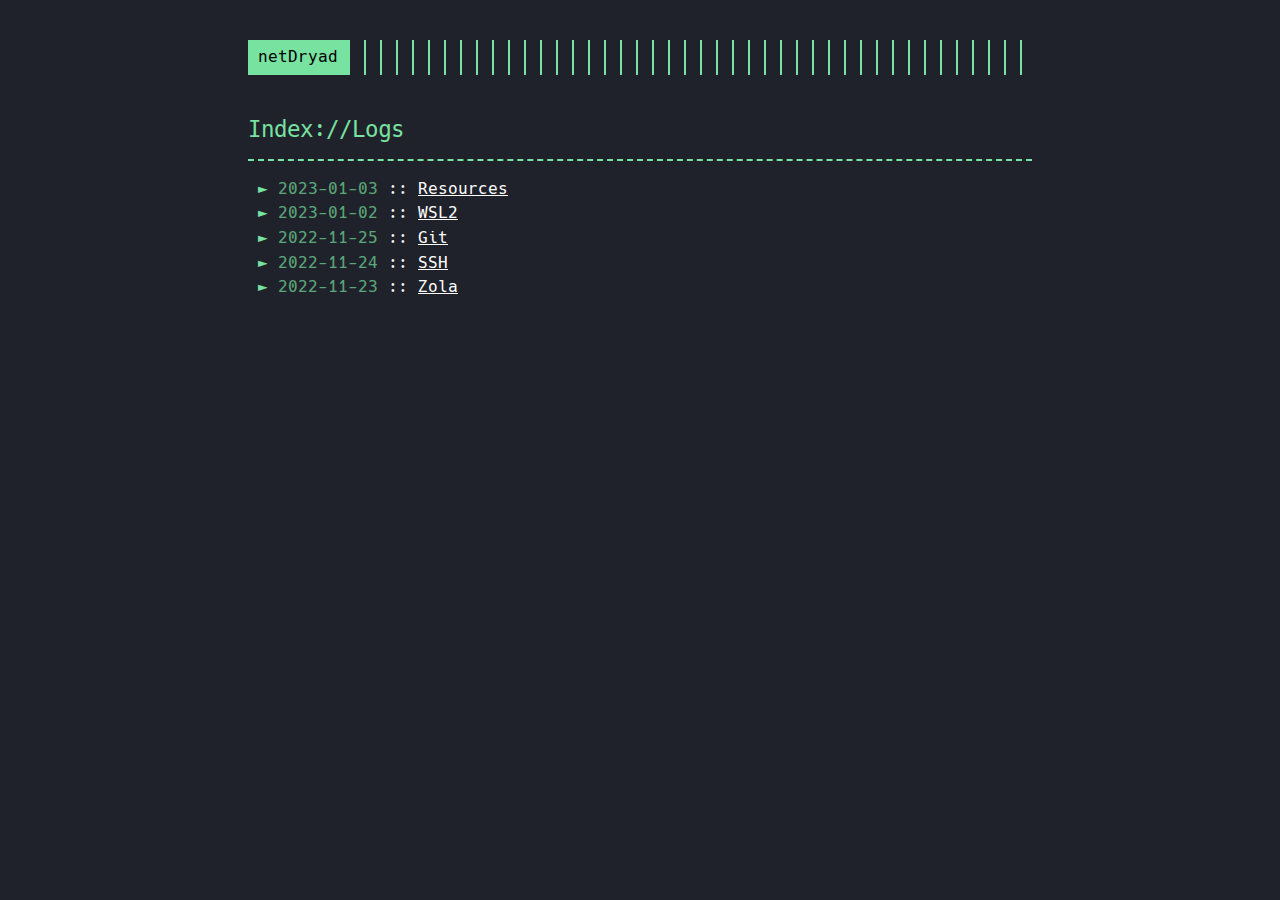
<file: index.html>
<!DOCTYPE html>
<html lang="en">

<head>
    <title>netDryad</title>
    
<meta http-equiv="content-type" content="text/html; charset=utf-8">
<meta name="viewport" content="width=device-width, initial-scale=1.0, maximum-scale=1">
<meta name="robots" content="noodp" />

<link rel="stylesheet" href="https://netDryad.github.io/style.css">
<link rel="apple-touch-icon" sizes="180x180" href="https://netDryad.github.io/apple-touch-icon.png">
<link rel="icon" type="image/png" sizes="32x32" href="https://netDryad.github.io/favicon-32x32.png">
<link rel="icon" type="image/png" sizes="16x16" href="https://netDryad.github.io/favicon-16x16.png">
<link rel="manifest" href="https://netDryad.github.io/site.webmanifest">

    </head>

<body class="">
    <div class="container">
        
        <header class="header">
            <div class="header__inner">
                <div class="header__logo">
                    
                    <a href="https://netDryad.github.io" style="text-decoration: none;">
                        <div class="logo">
                            
                            netDryad
                            
                        </div>
                    </a>
                </div>
            </div>

            
            
            
        </header>
        

        <div class="content">
            
            <div class="post">
                <h1 class="post-title">Index://Logs</h1>

                

                
    <ul><li class="post-list">
            <a href="https://netDryad.github.io/resources/">
                <span class="post-date">2023-01-03</span>
                :: <span class="post-list-title">Resources</span></a>
            
        </li>
    <li class="post-list">
            <a href="https://netDryad.github.io/wsl2/">
                <span class="post-date">2023-01-02</span>
                :: <span class="post-list-title">WSL2</span></a>
            
        </li>
    <li class="post-list">
            <a href="https://netDryad.github.io/git/">
                <span class="post-date">2022-11-25</span>
                :: <span class="post-list-title">Git</span></a>
            
        </li>
    <li class="post-list">
            <a href="https://netDryad.github.io/ssh/">
                <span class="post-date">2022-11-24</span>
                :: <span class="post-list-title">SSH</span></a>
            
        </li>
    <li class="post-list">
            <a href="https://netDryad.github.io/zola/">
                <span class="post-date">2022-11-23</span>
                :: <span class="post-list-title">Zola</span></a>
            
        </li>
    </ul>

            </div>
            
        </div>

        
        

    </div>
    </body>

</html>
</file>
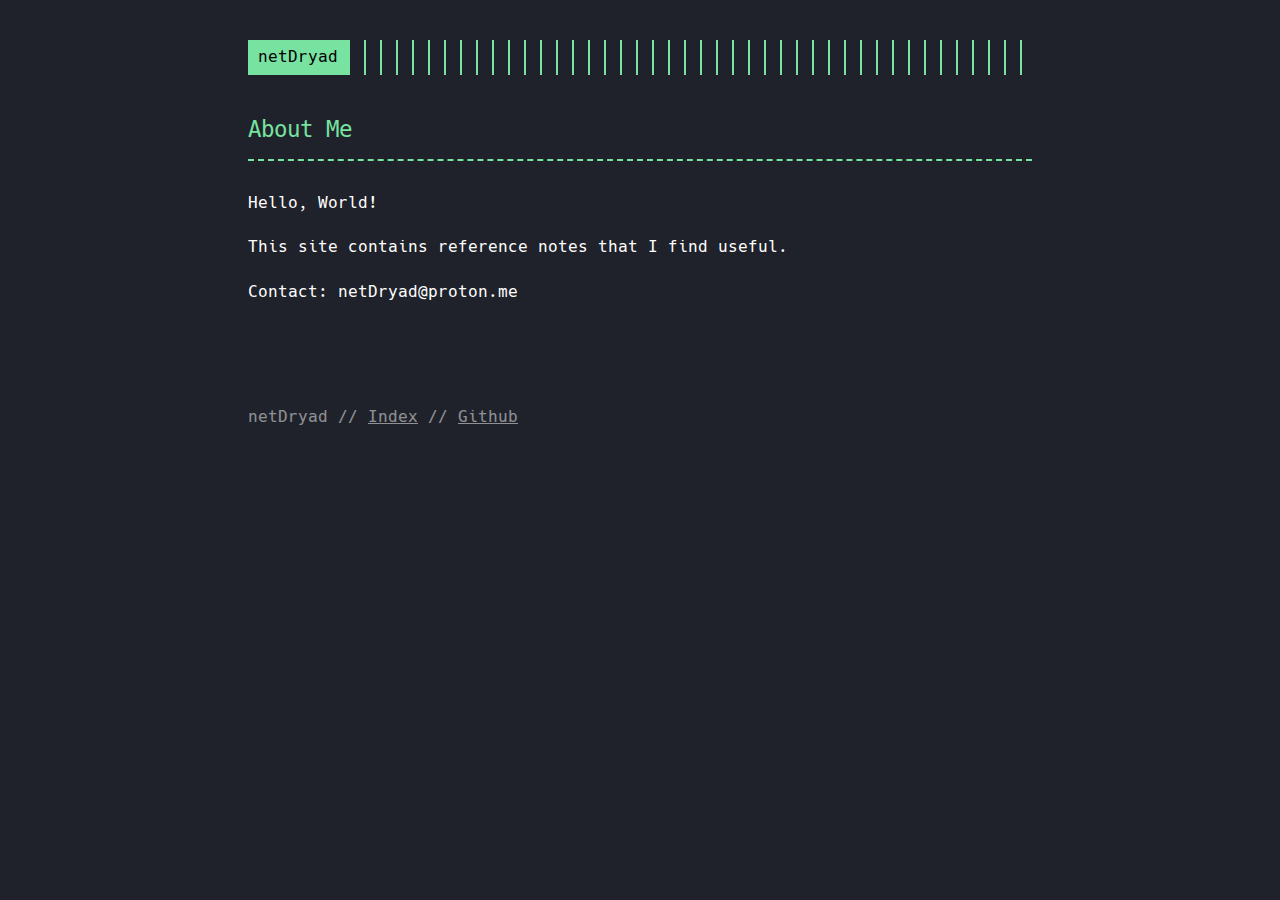
<file: about/index.html>
<!DOCTYPE html>
<html lang="en">

<head>
    <title>netDryad</title>
    
<meta http-equiv="content-type" content="text/html; charset=utf-8">
<meta name="viewport" content="width=device-width, initial-scale=1.0, maximum-scale=1">
<meta name="robots" content="noodp" />

<link rel="stylesheet" href="https://netDryad.github.io/style.css">
<link rel="apple-touch-icon" sizes="180x180" href="https://netDryad.github.io/apple-touch-icon.png">
<link rel="icon" type="image/png" sizes="32x32" href="https://netDryad.github.io/favicon-32x32.png">
<link rel="icon" type="image/png" sizes="16x16" href="https://netDryad.github.io/favicon-16x16.png">
<link rel="manifest" href="https://netDryad.github.io/site.webmanifest">

    </head>

<body class="">
    <div class="container">
        
        <header class="header">
            <div class="header__inner">
                <div class="header__logo">
                    
                    <a href="https://netDryad.github.io" style="text-decoration: none;">
                        <div class="logo">
                            
                            netDryad
                            
                        </div>
                    </a>
                </div>
            </div>

            
            
            
        </header>
        

        <div class="content">
            
<div class="post">
    
    <h1 class="post-title"><a href="https://netDryad.github.io/about/">About Me</a></h1>
    <div class="post-meta-inline">
        
    <span class="post-date"></span>

    </div>

    

    
        <div class="post-content">
            <p>Hello, World!</p>
<p>This site contains reference notes that I find useful.</p>
<p>Contact: netDryad@proton.me</p>

        </div>

</div>

        </div>

        
<footer class="footer">
    <div class="footer__inner">
        <div class="copyright">
            <span> netDryad // <a href="https:&#x2F;&#x2F;netDryad.github.io">Index</a> // <a
                    href="https://github.com/netDryad/">Github</a></span>
            </div>
        </div>
</footer>


    </div>
    </body>

</html>
</file>
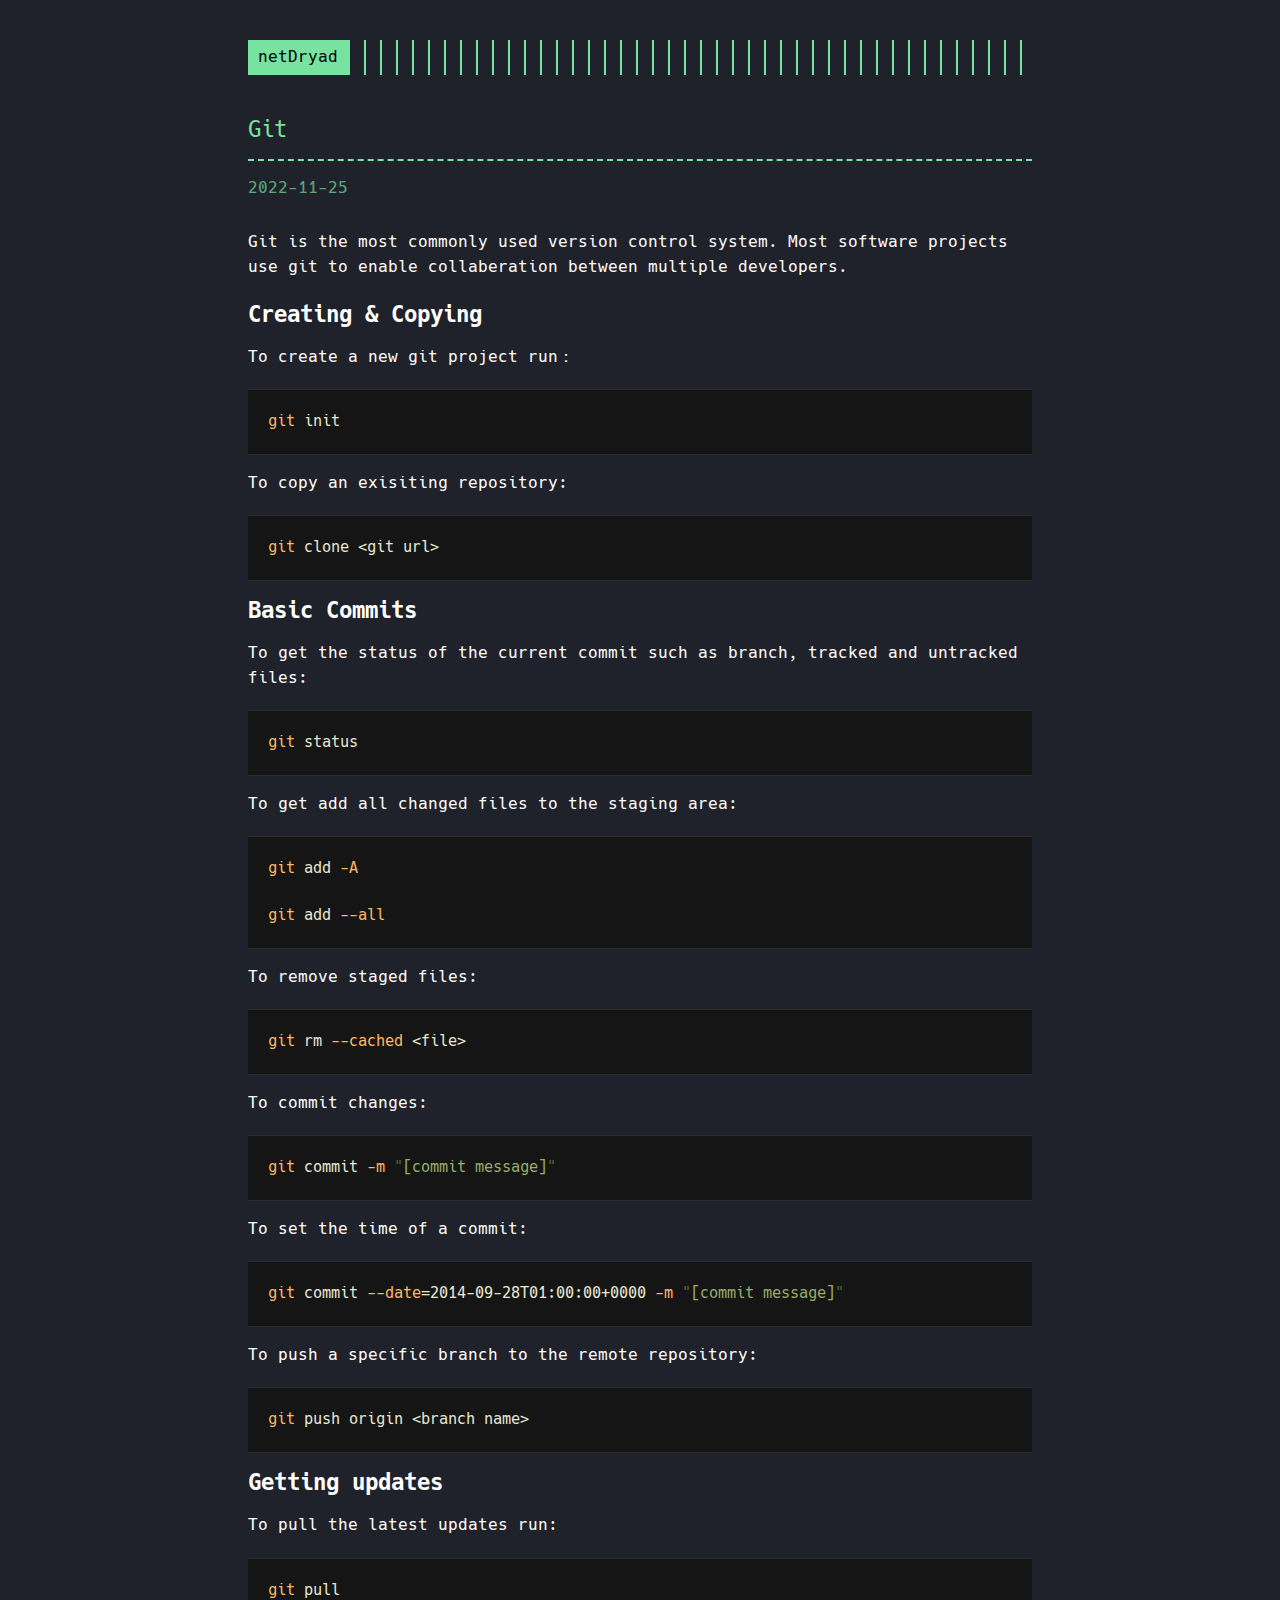
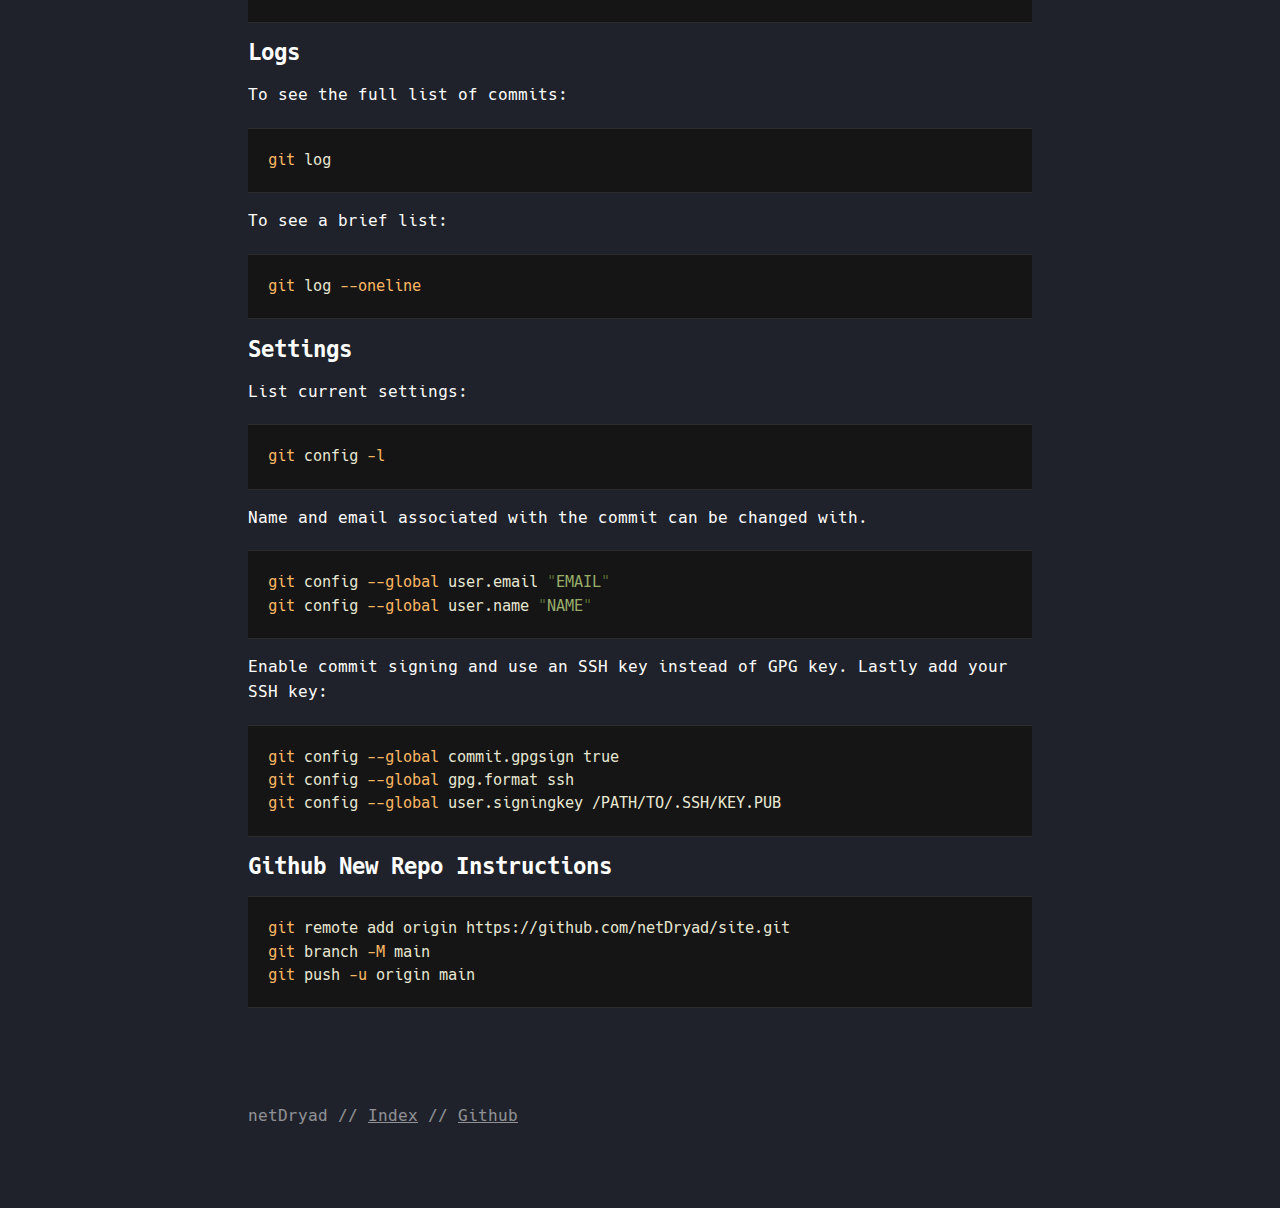
<file: git/index.html>
<!DOCTYPE html>
<html lang="en">

<head>
    <title>netDryad</title>
    
<meta http-equiv="content-type" content="text/html; charset=utf-8">
<meta name="viewport" content="width=device-width, initial-scale=1.0, maximum-scale=1">
<meta name="robots" content="noodp" />

<link rel="stylesheet" href="https://netDryad.github.io/style.css">
<link rel="apple-touch-icon" sizes="180x180" href="https://netDryad.github.io/apple-touch-icon.png">
<link rel="icon" type="image/png" sizes="32x32" href="https://netDryad.github.io/favicon-32x32.png">
<link rel="icon" type="image/png" sizes="16x16" href="https://netDryad.github.io/favicon-16x16.png">
<link rel="manifest" href="https://netDryad.github.io/site.webmanifest">

    </head>

<body class="">
    <div class="container">
        
        <header class="header">
            <div class="header__inner">
                <div class="header__logo">
                    
                    <a href="https://netDryad.github.io" style="text-decoration: none;">
                        <div class="logo">
                            
                            netDryad
                            
                        </div>
                    </a>
                </div>
            </div>

            
            
            
        </header>
        

        <div class="content">
            
<div class="post">
    
    <h1 class="post-title"><a href="https://netDryad.github.io/git/">Git</a></h1>
    <div class="post-meta-inline">
        
    <span class="post-date">
            2022-11-25
        </span>

    </div>

    

    
        <div class="post-content">
            <p>Git is the most commonly used version control system. Most software projects use git to enable collaberation between multiple developers.</p>
<h1 id="creating-copying">Creating &amp; Copying</h1>
<p>To create a new git project run：</p>
<pre data-lang="sh" style="background-color:#151515;color:#e8e8d3;" class="language-sh "><code class="language-sh" data-lang="sh"><span style="color:#ffb964;">git</span><span> init
</span></code></pre>
<p>To copy an exisiting repository:</p>
<pre data-lang="sh" style="background-color:#151515;color:#e8e8d3;" class="language-sh "><code class="language-sh" data-lang="sh"><span style="color:#ffb964;">git</span><span> clone &lt;git url&gt;
</span></code></pre>
<h1 id="basic-commits">Basic Commits</h1>
<p>To get the status of the current commit such as branch, tracked and untracked files:</p>
<pre data-lang="sh" style="background-color:#151515;color:#e8e8d3;" class="language-sh "><code class="language-sh" data-lang="sh"><span style="color:#ffb964;">git</span><span> status
</span></code></pre>
<p>To get add all changed files to the staging area:</p>
<pre data-lang="sh" style="background-color:#151515;color:#e8e8d3;" class="language-sh "><code class="language-sh" data-lang="sh"><span style="color:#ffb964;">git</span><span> add</span><span style="color:#ffb964;"> -A
</span><span>
</span><span style="color:#ffb964;">git</span><span> add</span><span style="color:#ffb964;"> --all
</span></code></pre>
<p>To remove staged files:</p>
<pre data-lang="sh" style="background-color:#151515;color:#e8e8d3;" class="language-sh "><code class="language-sh" data-lang="sh"><span style="color:#ffb964;">git</span><span> rm</span><span style="color:#ffb964;"> --cached </span><span>&lt;file&gt;
</span></code></pre>
<p>To commit changes:</p>
<pre data-lang="sh" style="background-color:#151515;color:#e8e8d3;" class="language-sh "><code class="language-sh" data-lang="sh"><span style="color:#ffb964;">git</span><span> commit</span><span style="color:#ffb964;"> -m </span><span style="color:#556633;">&quot;</span><span style="color:#99ad6a;">[commit message]</span><span style="color:#556633;">&quot;
</span></code></pre>
<p>To set the time of a commit:</p>
<pre data-lang="sh" style="background-color:#151515;color:#e8e8d3;" class="language-sh "><code class="language-sh" data-lang="sh"><span style="color:#ffb964;">git</span><span> commit</span><span style="color:#ffb964;"> --date</span><span>=2014-09-28T01:00:00+0000</span><span style="color:#ffb964;"> -m </span><span style="color:#556633;">&quot;</span><span style="color:#99ad6a;">[commit message]</span><span style="color:#556633;">&quot;
</span></code></pre>
<p>To push a specific branch to the remote repository:</p>
<pre data-lang="sh" style="background-color:#151515;color:#e8e8d3;" class="language-sh "><code class="language-sh" data-lang="sh"><span style="color:#ffb964;">git</span><span> push origin &lt;branch name&gt;
</span></code></pre>
<h1 id="getting-updates">Getting updates</h1>
<p>To pull the latest updates run:</p>
<pre data-lang="sh" style="background-color:#151515;color:#e8e8d3;" class="language-sh "><code class="language-sh" data-lang="sh"><span style="color:#ffb964;">git</span><span> pull
</span></code></pre>
<h1 id="logs">Logs</h1>
<p>To see the full list of commits:</p>
<pre data-lang="sh" style="background-color:#151515;color:#e8e8d3;" class="language-sh "><code class="language-sh" data-lang="sh"><span style="color:#ffb964;">git</span><span> log
</span></code></pre>
<p>To see a brief list:</p>
<pre data-lang="sh" style="background-color:#151515;color:#e8e8d3;" class="language-sh "><code class="language-sh" data-lang="sh"><span style="color:#ffb964;">git</span><span> log</span><span style="color:#ffb964;"> --oneline
</span></code></pre>
<h1 id="settings">Settings</h1>
<p>List current settings:</p>
<pre data-lang="sh" style="background-color:#151515;color:#e8e8d3;" class="language-sh "><code class="language-sh" data-lang="sh"><span style="color:#ffb964;">git</span><span> config</span><span style="color:#ffb964;"> -l
</span></code></pre>
<p>Name and email associated with the commit can be changed with.</p>
<pre data-lang="sh" style="background-color:#151515;color:#e8e8d3;" class="language-sh "><code class="language-sh" data-lang="sh"><span style="color:#ffb964;">git</span><span> config</span><span style="color:#ffb964;"> --global</span><span> user.email </span><span style="color:#556633;">&quot;</span><span style="color:#99ad6a;">EMAIL</span><span style="color:#556633;">&quot;
</span><span style="color:#ffb964;">git</span><span> config</span><span style="color:#ffb964;"> --global</span><span> user.name </span><span style="color:#556633;">&quot;</span><span style="color:#99ad6a;">NAME</span><span style="color:#556633;">&quot;
</span></code></pre>
<p>Enable commit signing and use an SSH key instead of GPG key. Lastly add your SSH key:</p>
<pre data-lang="sh" style="background-color:#151515;color:#e8e8d3;" class="language-sh "><code class="language-sh" data-lang="sh"><span style="color:#ffb964;">git</span><span> config</span><span style="color:#ffb964;"> --global</span><span> commit.gpgsign true
</span><span style="color:#ffb964;">git</span><span> config</span><span style="color:#ffb964;"> --global</span><span> gpg.format ssh
</span><span style="color:#ffb964;">git</span><span> config</span><span style="color:#ffb964;"> --global</span><span> user.signingkey /PATH/TO/.SSH/KEY.PUB
</span></code></pre>
<h1 id="github-new-repo-instructions">Github New Repo Instructions</h1>
<pre data-lang="sh" style="background-color:#151515;color:#e8e8d3;" class="language-sh "><code class="language-sh" data-lang="sh"><span style="color:#ffb964;">git</span><span> remote add origin https://github.com/netDryad/site.git
</span><span style="color:#ffb964;">git</span><span> branch</span><span style="color:#ffb964;"> -M</span><span> main
</span><span style="color:#ffb964;">git</span><span> push</span><span style="color:#ffb964;"> -u</span><span> origin main
</span></code></pre>

        </div>

</div>

        </div>

        
<footer class="footer">
    <div class="footer__inner">
        <div class="copyright">
            <span> netDryad // <a href="https:&#x2F;&#x2F;netDryad.github.io">Index</a> // <a
                    href="https://github.com/netDryad/">Github</a></span>
            </div>
        </div>
</footer>


    </div>
    </body>

</html>
</file>
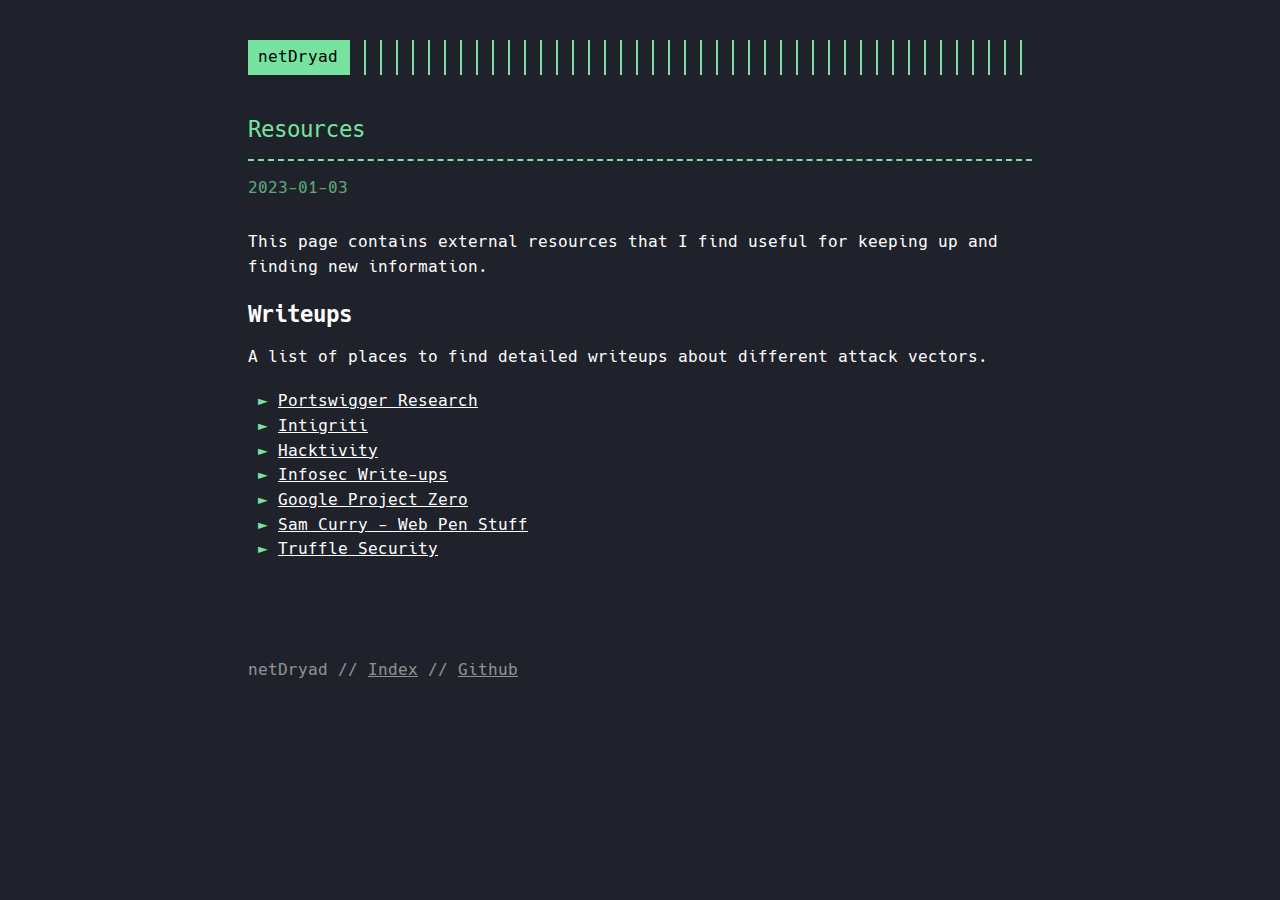
<file: resources/index.html>
<!DOCTYPE html>
<html lang="en">

<head>
    <title>netDryad</title>
    
<meta http-equiv="content-type" content="text/html; charset=utf-8">
<meta name="viewport" content="width=device-width, initial-scale=1.0, maximum-scale=1">
<meta name="robots" content="noodp" />

<link rel="stylesheet" href="https://netDryad.github.io/style.css">
<link rel="apple-touch-icon" sizes="180x180" href="https://netDryad.github.io/apple-touch-icon.png">
<link rel="icon" type="image/png" sizes="32x32" href="https://netDryad.github.io/favicon-32x32.png">
<link rel="icon" type="image/png" sizes="16x16" href="https://netDryad.github.io/favicon-16x16.png">
<link rel="manifest" href="https://netDryad.github.io/site.webmanifest">

    </head>

<body class="">
    <div class="container">
        
        <header class="header">
            <div class="header__inner">
                <div class="header__logo">
                    
                    <a href="https://netDryad.github.io" style="text-decoration: none;">
                        <div class="logo">
                            
                            netDryad
                            
                        </div>
                    </a>
                </div>
            </div>

            
            
            
        </header>
        

        <div class="content">
            
<div class="post">
    
    <h1 class="post-title"><a href="https://netDryad.github.io/resources/">Resources</a></h1>
    <div class="post-meta-inline">
        
    <span class="post-date">
            2023-01-03
        </span>

    </div>

    

    
        <div class="post-content">
            <p>This page contains external resources that I find useful for keeping up and finding new information.</p>
<h1 id="writeups">Writeups</h1>
<p>A list of places to find detailed writeups about different attack vectors.</p>
<ul>
<li><a href="https://portswigger.net/research">Portswigger Research</a></li>
<li><a href="https://blog.intigriti.com/">Intigriti</a></li>
<li><a href="https://hackerone.com/hacktivity">Hacktivity</a></li>
<li><a href="https://infosecwriteups.com">Infosec Write-ups</a></li>
<li><a href="https://googleprojectzero.blogspot.com/">Google Project Zero</a></li>
<li><a href="https://samcurry.net/blog/">Sam Curry - Web Pen Stuff</a></li>
<li><a href="https://trufflesecurity.com/blog/index.html">Truffle Security</a></li>
</ul>

        </div>

</div>

        </div>

        
<footer class="footer">
    <div class="footer__inner">
        <div class="copyright">
            <span> netDryad // <a href="https:&#x2F;&#x2F;netDryad.github.io">Index</a> // <a
                    href="https://github.com/netDryad/">Github</a></span>
            </div>
        </div>
</footer>


    </div>
    </body>

</html>
</file>
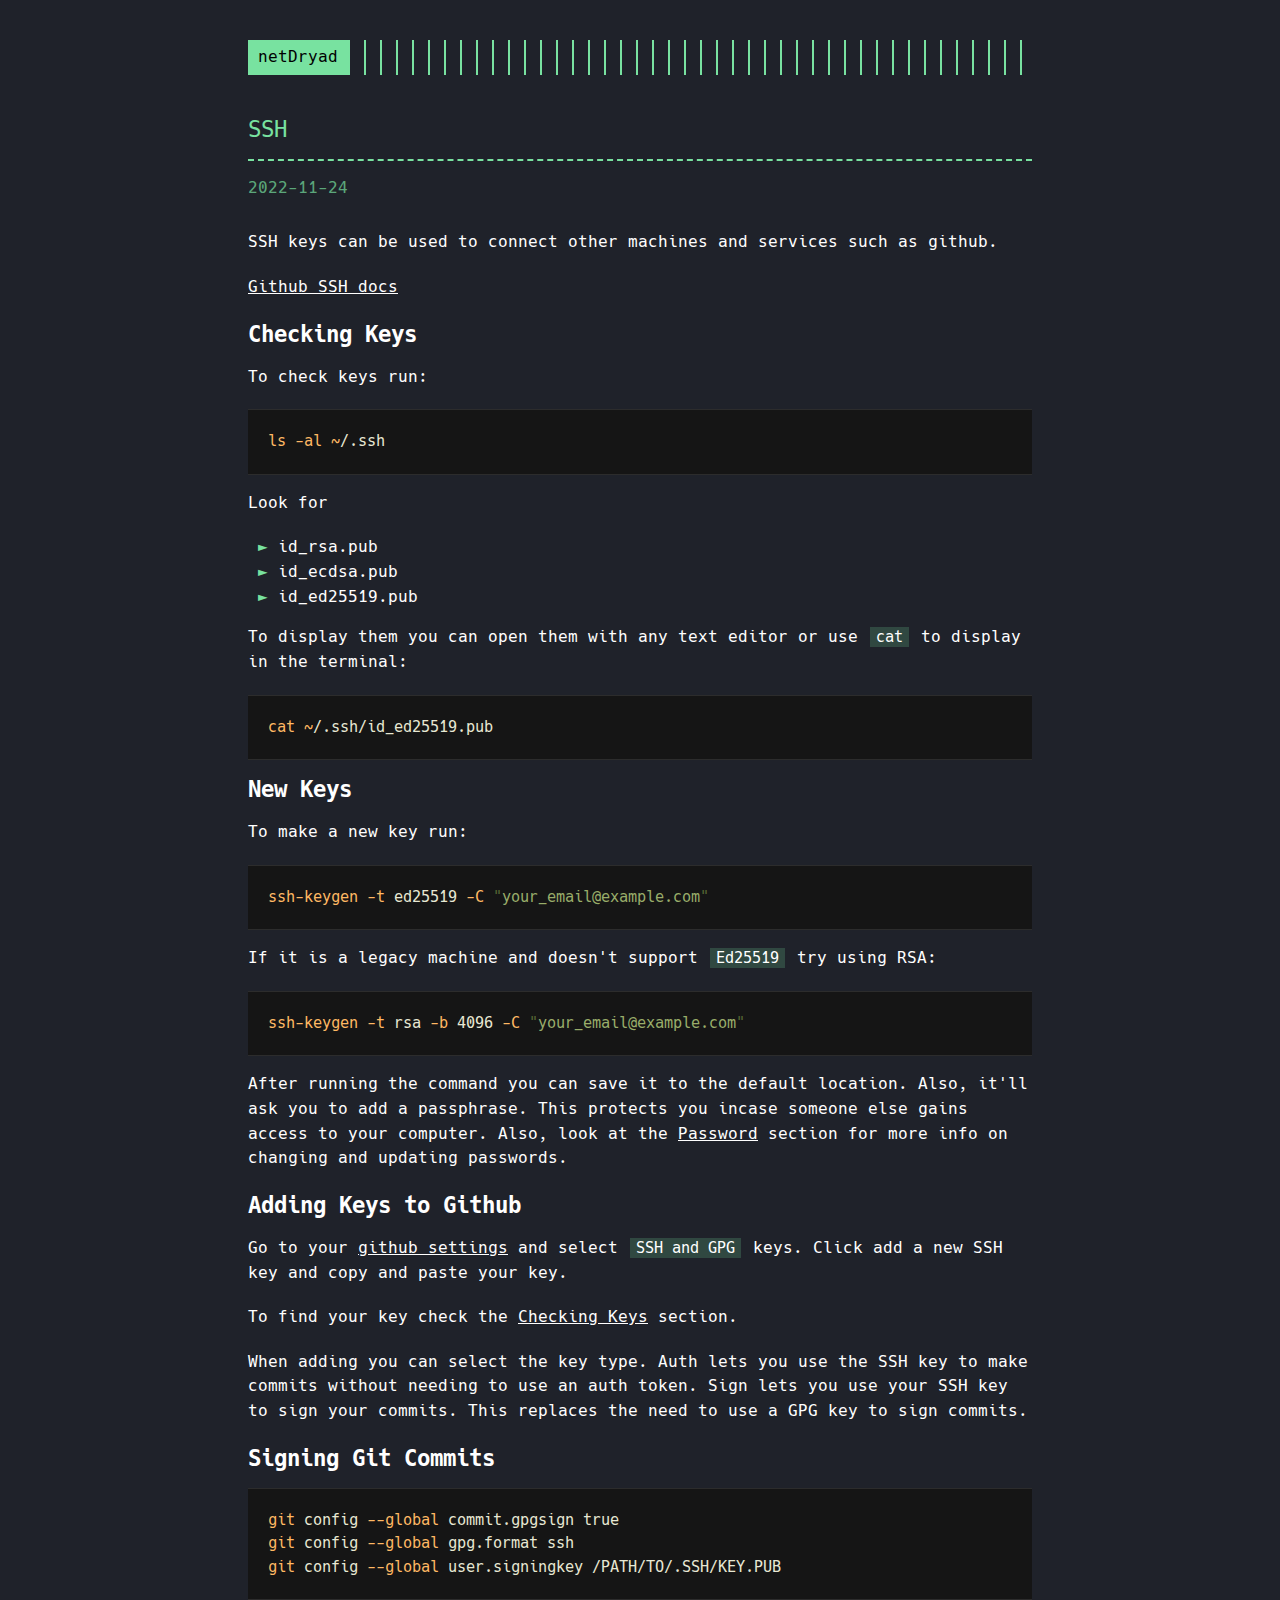
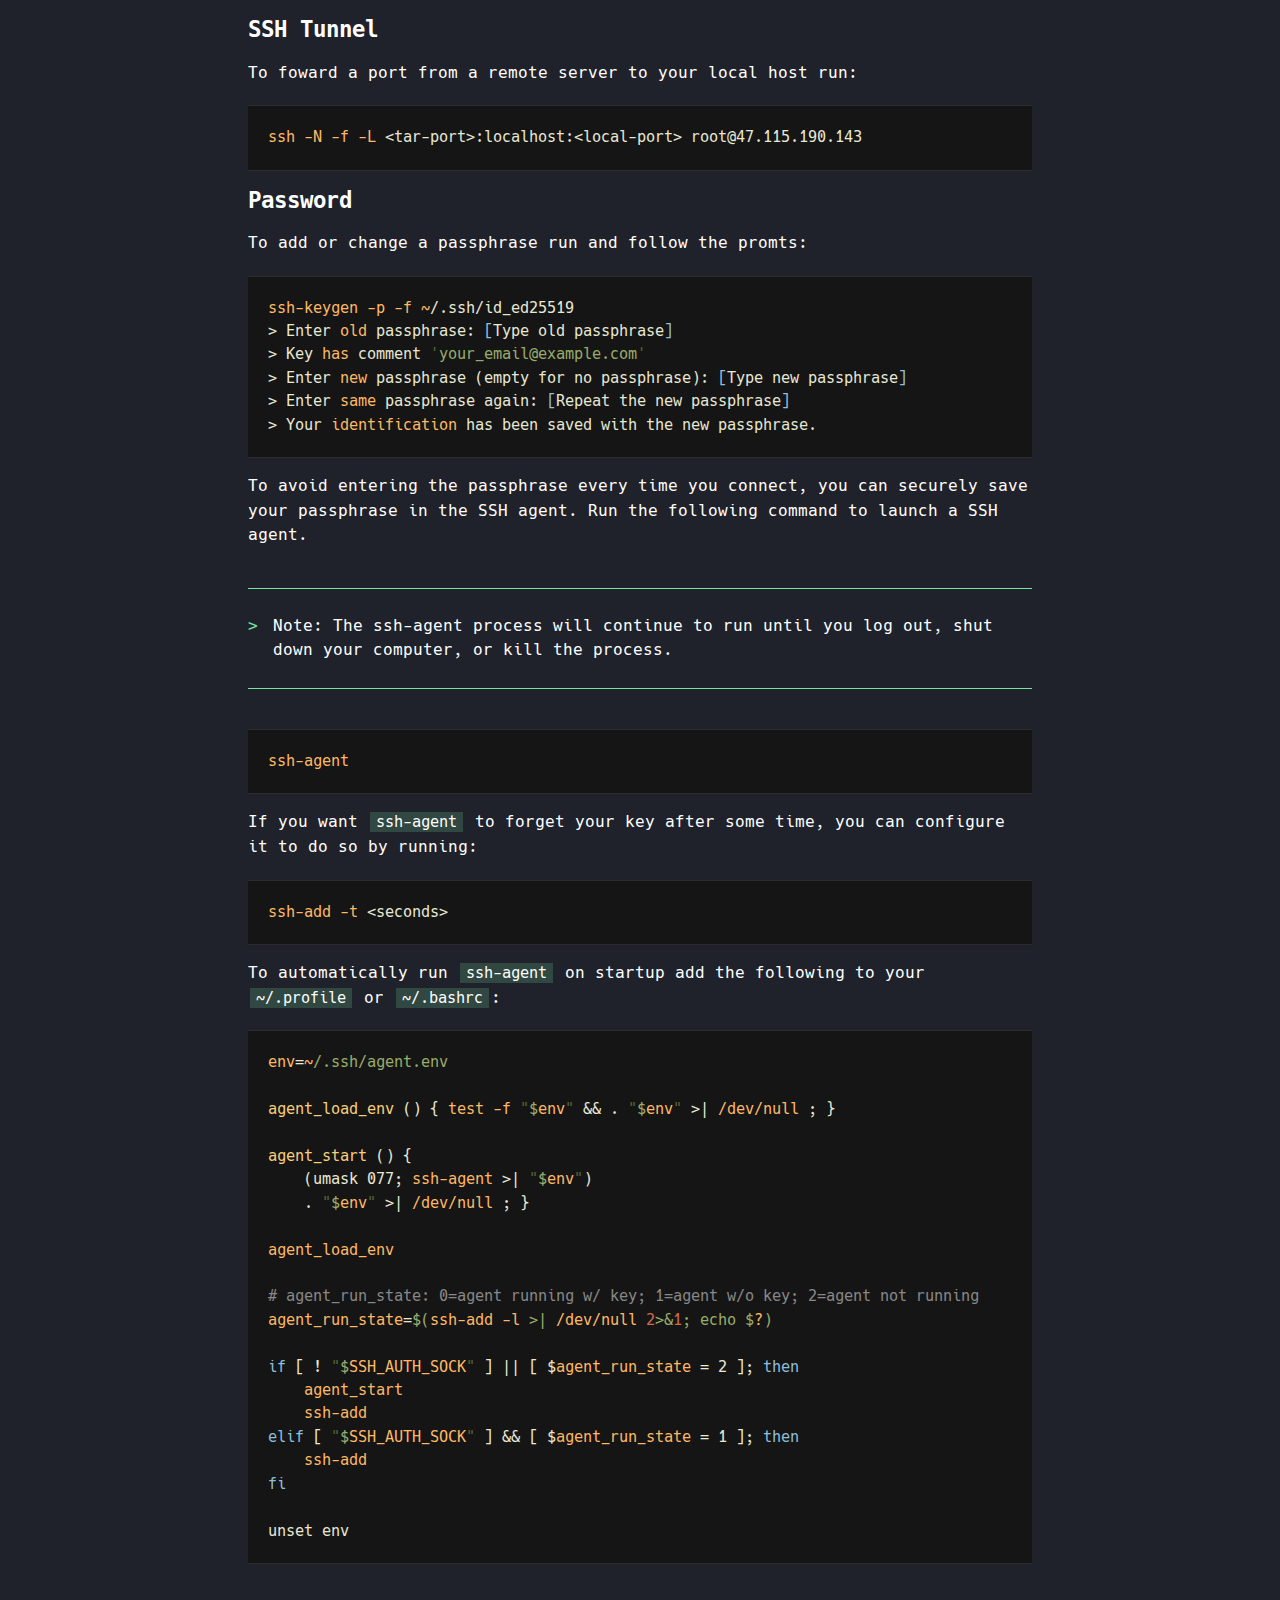
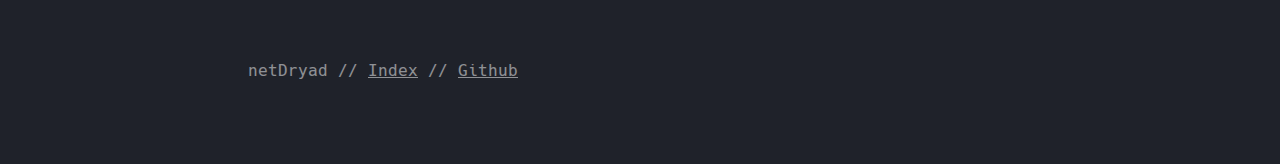
<file: ssh/index.html>
<!DOCTYPE html>
<html lang="en">

<head>
    <title>netDryad</title>
    
<meta http-equiv="content-type" content="text/html; charset=utf-8">
<meta name="viewport" content="width=device-width, initial-scale=1.0, maximum-scale=1">
<meta name="robots" content="noodp" />

<link rel="stylesheet" href="https://netDryad.github.io/style.css">
<link rel="apple-touch-icon" sizes="180x180" href="https://netDryad.github.io/apple-touch-icon.png">
<link rel="icon" type="image/png" sizes="32x32" href="https://netDryad.github.io/favicon-32x32.png">
<link rel="icon" type="image/png" sizes="16x16" href="https://netDryad.github.io/favicon-16x16.png">
<link rel="manifest" href="https://netDryad.github.io/site.webmanifest">

    </head>

<body class="">
    <div class="container">
        
        <header class="header">
            <div class="header__inner">
                <div class="header__logo">
                    
                    <a href="https://netDryad.github.io" style="text-decoration: none;">
                        <div class="logo">
                            
                            netDryad
                            
                        </div>
                    </a>
                </div>
            </div>

            
            
            
        </header>
        

        <div class="content">
            
<div class="post">
    
    <h1 class="post-title"><a href="https://netDryad.github.io/ssh/">SSH</a></h1>
    <div class="post-meta-inline">
        
    <span class="post-date">
            2022-11-24
        </span>

    </div>

    

    
        <div class="post-content">
            <p>SSH keys can be used to connect other machines and services such as github.</p>
<p><a href="https://docs.github.com/en/authentication/connecting-to-github-with-ssh">Github SSH docs</a></p>
<h1 id="checking-keys">Checking Keys</h1>
<p>To check keys run:</p>
<pre data-lang="sh" style="background-color:#151515;color:#e8e8d3;" class="language-sh "><code class="language-sh" data-lang="sh"><span style="color:#ffb964;">ls -al ~</span><span>/.ssh
</span></code></pre>
<p>Look for </p>
<ul>
<li>id_rsa.pub</li>
<li>id_ecdsa.pub</li>
<li>id_ed25519.pub</li>
</ul>
<p>To display them you can open them with any text editor or use <code>cat</code> to display in the terminal:</p>
<pre data-lang="sh" style="background-color:#151515;color:#e8e8d3;" class="language-sh "><code class="language-sh" data-lang="sh"><span style="color:#ffb964;">cat ~</span><span>/.ssh/id_ed25519.pub
</span></code></pre>
<h1 id="new-keys">New Keys</h1>
<p>To make a new key run:</p>
<pre data-lang="sh" style="background-color:#151515;color:#e8e8d3;" class="language-sh "><code class="language-sh" data-lang="sh"><span style="color:#ffb964;">ssh-keygen -t</span><span> ed25519</span><span style="color:#ffb964;"> -C </span><span style="color:#556633;">&quot;</span><span style="color:#99ad6a;">your_email@example.com</span><span style="color:#556633;">&quot;
</span></code></pre>
<p>If it is a legacy machine and doesn't support <code>Ed25519</code> try using RSA:</p>
<pre data-lang="sh" style="background-color:#151515;color:#e8e8d3;" class="language-sh "><code class="language-sh" data-lang="sh"><span style="color:#ffb964;">ssh-keygen -t</span><span> rsa</span><span style="color:#ffb964;"> -b</span><span> 4096</span><span style="color:#ffb964;"> -C </span><span style="color:#556633;">&quot;</span><span style="color:#99ad6a;">your_email@example.com</span><span style="color:#556633;">&quot;
</span></code></pre>
<p>After running the command you can save it to the default location. Also, it'll ask you to add a passphrase. This protects you incase someone else gains access to your computer. Also, look at the <a href="https://netDryad.github.io/ssh/#password">Password</a> section for more info on changing and updating passwords.</p>
<h1 id="adding-keys-to-github">Adding Keys to Github</h1>
<p>Go to your <a href="https://github.com/settings/keys">github settings</a> and select <code>SSH and GPG</code> keys. Click add a new SSH key and copy and paste your key.</p>
<p>To find your key check the <a href="https://netDryad.github.io/ssh/#checking-keys">Checking Keys</a> section.</p>
<p>When adding you can select the key type. Auth lets you use the SSH key to make commits without needing to use an auth token. Sign lets you use your SSH key to sign your commits. This replaces the need to use a GPG key to sign commits.</p>
<h1 id="signing-git-commits">Signing Git Commits</h1>
<pre data-lang="sh" style="background-color:#151515;color:#e8e8d3;" class="language-sh "><code class="language-sh" data-lang="sh"><span style="color:#ffb964;">git</span><span> config</span><span style="color:#ffb964;"> --global</span><span> commit.gpgsign true
</span><span style="color:#ffb964;">git</span><span> config</span><span style="color:#ffb964;"> --global</span><span> gpg.format ssh
</span><span style="color:#ffb964;">git</span><span> config</span><span style="color:#ffb964;"> --global</span><span> user.signingkey /PATH/TO/.SSH/KEY.PUB
</span></code></pre>
<h1 id="ssh-tunnel">SSH Tunnel</h1>
<p>To foward a port from a remote server to your local host run: </p>
<pre data-lang="sh" style="background-color:#151515;color:#e8e8d3;" class="language-sh "><code class="language-sh" data-lang="sh"><span style="color:#ffb964;">ssh -N -f -L </span><span>&lt;tar-port&gt;:localhost:&lt;local-port&gt; root@47.115.190.143 
</span></code></pre>
<h1 id="password">Password</h1>
<p>To add or change a passphrase run and follow the promts:</p>
<pre data-lang="sh" style="background-color:#151515;color:#e8e8d3;" class="language-sh "><code class="language-sh" data-lang="sh"><span style="color:#ffb964;">ssh-keygen -p -f ~</span><span>/.ssh/id_ed25519
</span><span>&gt; Enter </span><span style="color:#ffb964;">old</span><span> passphrase: </span><span style="color:#8fbfdc;">[</span><span>Type old passphrase</span><span style="color:#8fbfdc;">]
</span><span>&gt; Key </span><span style="color:#ffb964;">has</span><span> comment </span><span style="color:#556633;">&#39;</span><span style="color:#99ad6a;">your_email@example.com</span><span style="color:#556633;">&#39;
</span><span>&gt; Enter </span><span style="color:#ffb964;">new</span><span> passphrase (empty for no passphrase): </span><span style="color:#8fbfdc;">[</span><span>Type new passphrase</span><span style="color:#8fbfdc;">]
</span><span>&gt; Enter </span><span style="color:#ffb964;">same</span><span> passphrase again: </span><span style="color:#8fbfdc;">[</span><span>Repeat the new passphrase</span><span style="color:#8fbfdc;">]
</span><span>&gt; Your </span><span style="color:#ffb964;">identification</span><span> has been saved with the new passphrase.
</span></code></pre>
<p>To avoid entering the passphrase every time you connect, you can securely save your passphrase in the SSH agent. Run the following command to launch a SSH agent. </p>
<blockquote>
<p>Note: The ssh-agent process will continue to run until you log out, shut down your computer, or kill the process.</p>
</blockquote>
<pre data-lang="sh" style="background-color:#151515;color:#e8e8d3;" class="language-sh "><code class="language-sh" data-lang="sh"><span style="color:#ffb964;">ssh-agent
</span></code></pre>
<p>If you want <code>ssh-agent</code> to forget your key after some time, you can configure it to do so by running:</p>
<pre data-lang="sh" style="background-color:#151515;color:#e8e8d3;" class="language-sh "><code class="language-sh" data-lang="sh"><span style="color:#ffb964;">ssh-add -t </span><span>&lt;seconds&gt;
</span></code></pre>
<p>To automatically run <code>ssh-agent</code> on startup add the following to your <code>~/.profile</code> or <code>~/.bashrc</code>:</p>
<pre data-lang="sh" style="background-color:#151515;color:#e8e8d3;" class="language-sh "><code class="language-sh" data-lang="sh"><span style="color:#ffb964;">env</span><span>=</span><span style="color:#ffb964;">~</span><span style="color:#99ad6a;">/.ssh/agent.env
</span><span>
</span><span style="color:#fad07a;">agent_load_env </span><span>() { </span><span style="color:#ffb964;">test -f </span><span style="color:#556633;">&quot;</span><span style="color:#99ad6a;">$</span><span style="color:#ffb964;">env</span><span style="color:#556633;">&quot; </span><span>&amp;&amp; . </span><span style="color:#556633;">&quot;</span><span style="color:#99ad6a;">$</span><span style="color:#ffb964;">env</span><span style="color:#556633;">&quot; </span><span>&gt;| </span><span style="color:#ffb964;">/dev/null </span><span>; }
</span><span>
</span><span style="color:#fad07a;">agent_start </span><span>() {
</span><span>    (umask 077; </span><span style="color:#ffb964;">ssh-agent </span><span>&gt;| </span><span style="color:#556633;">&quot;</span><span style="color:#99ad6a;">$</span><span style="color:#ffb964;">env</span><span style="color:#556633;">&quot;</span><span>)
</span><span>    . </span><span style="color:#556633;">&quot;</span><span style="color:#99ad6a;">$</span><span style="color:#ffb964;">env</span><span style="color:#556633;">&quot; </span><span>&gt;| </span><span style="color:#ffb964;">/dev/null </span><span>; }
</span><span>
</span><span style="color:#ffb964;">agent_load_env
</span><span>
</span><span style="color:#888888;"># agent_run_state: 0=agent running w/ key; 1=agent w/o key; 2=agent not running
</span><span style="color:#ffb964;">agent_run_state</span><span>=</span><span style="color:#99ad6a;">$(</span><span style="color:#ffb964;">ssh-add -l </span><span style="color:#99ad6a;">&gt;| </span><span style="color:#ffb964;">/dev/null </span><span style="color:#cf6a4c;">2</span><span style="color:#99ad6a;">&gt;&amp;</span><span style="color:#cf6a4c;">1</span><span style="color:#99ad6a;">; echo $</span><span style="color:#ffb964;">?</span><span style="color:#99ad6a;">)
</span><span>
</span><span style="color:#8fbfdc;">if </span><span>[ ! </span><span style="color:#556633;">&quot;</span><span style="color:#99ad6a;">$</span><span style="color:#ffb964;">SSH_AUTH_SOCK</span><span style="color:#556633;">&quot; </span><span>] || [ $</span><span style="color:#ffb964;">agent_run_state </span><span>= 2 ]; </span><span style="color:#8fbfdc;">then
</span><span>    </span><span style="color:#ffb964;">agent_start
</span><span>    </span><span style="color:#ffb964;">ssh-add
</span><span style="color:#8fbfdc;">elif </span><span>[ </span><span style="color:#556633;">&quot;</span><span style="color:#99ad6a;">$</span><span style="color:#ffb964;">SSH_AUTH_SOCK</span><span style="color:#556633;">&quot; </span><span>] &amp;&amp; [ $</span><span style="color:#ffb964;">agent_run_state </span><span>= 1 ]; </span><span style="color:#8fbfdc;">then
</span><span>    </span><span style="color:#ffb964;">ssh-add
</span><span style="color:#8fbfdc;">fi
</span><span>
</span><span>unset env
</span></code></pre>

        </div>

</div>

        </div>

        
<footer class="footer">
    <div class="footer__inner">
        <div class="copyright">
            <span> netDryad // <a href="https:&#x2F;&#x2F;netDryad.github.io">Index</a> // <a
                    href="https://github.com/netDryad/">Github</a></span>
            </div>
        </div>
</footer>


    </div>
    </body>

</html>
</file>
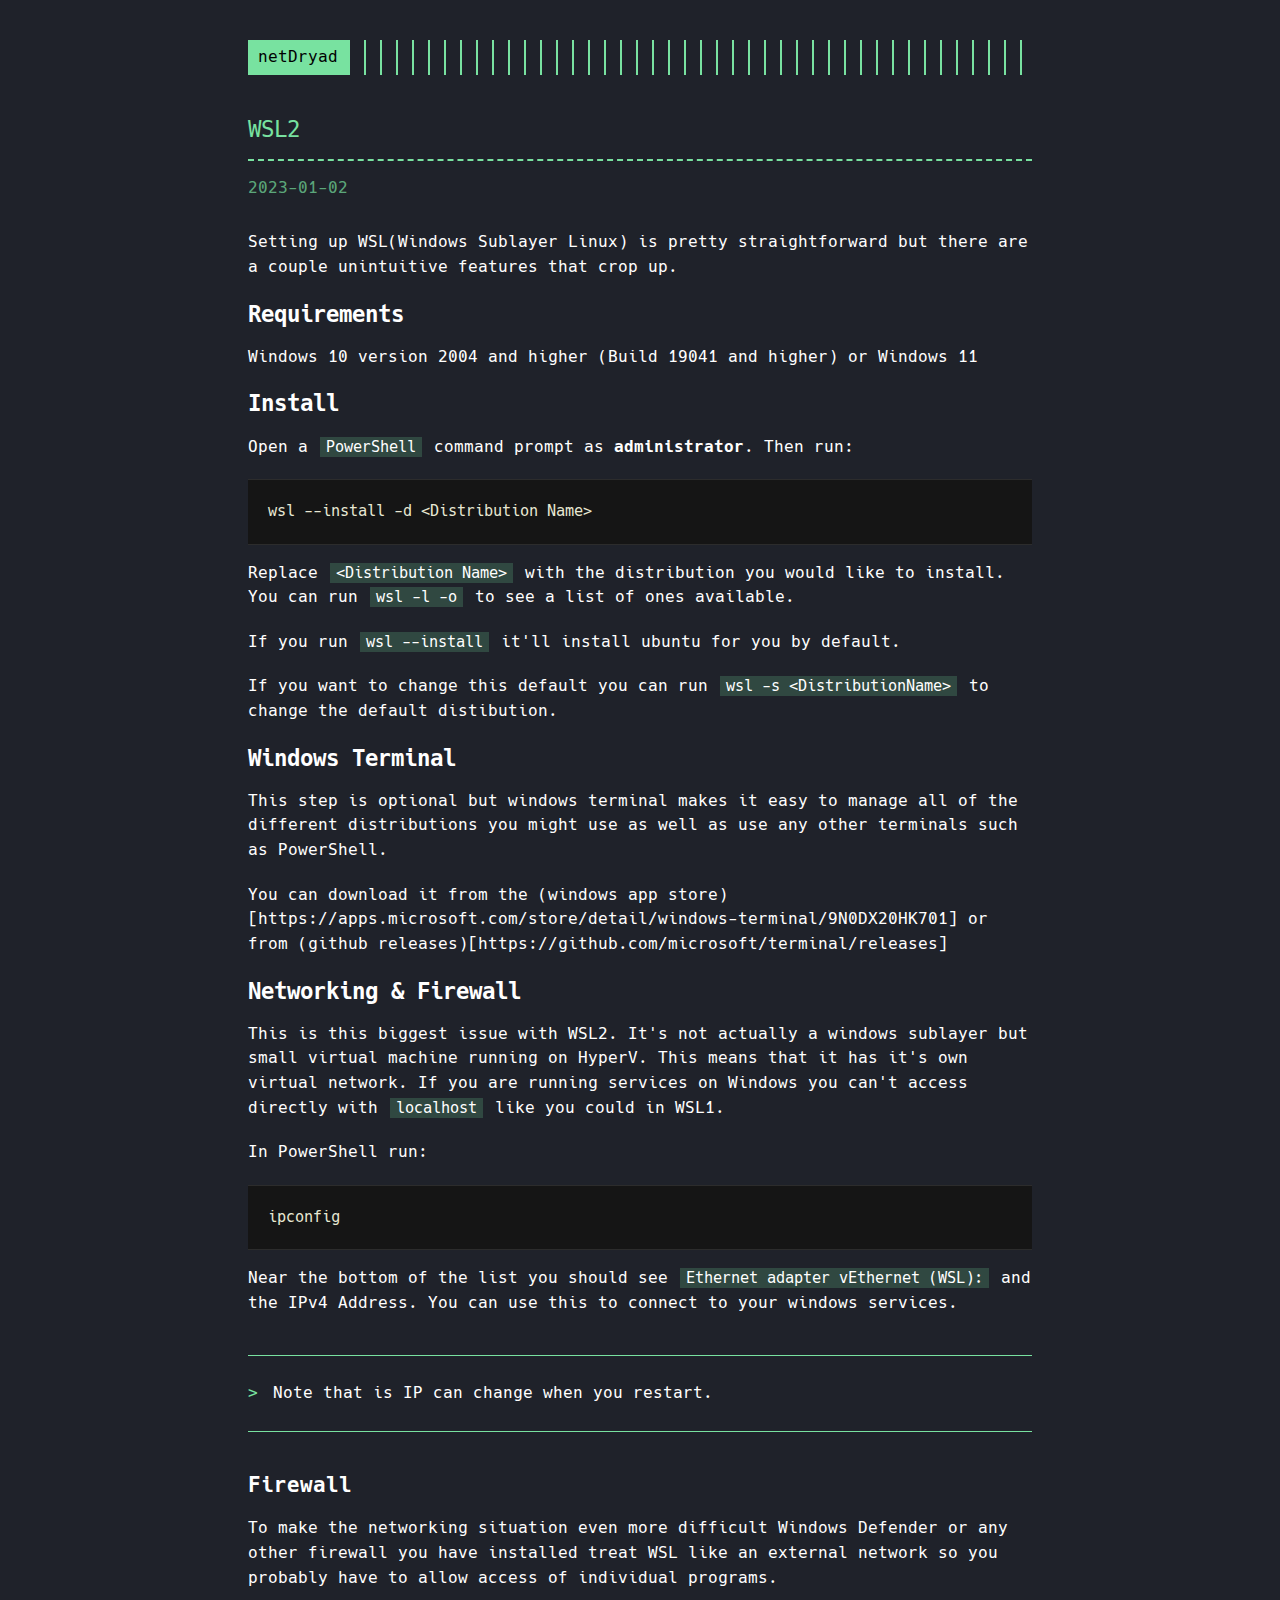
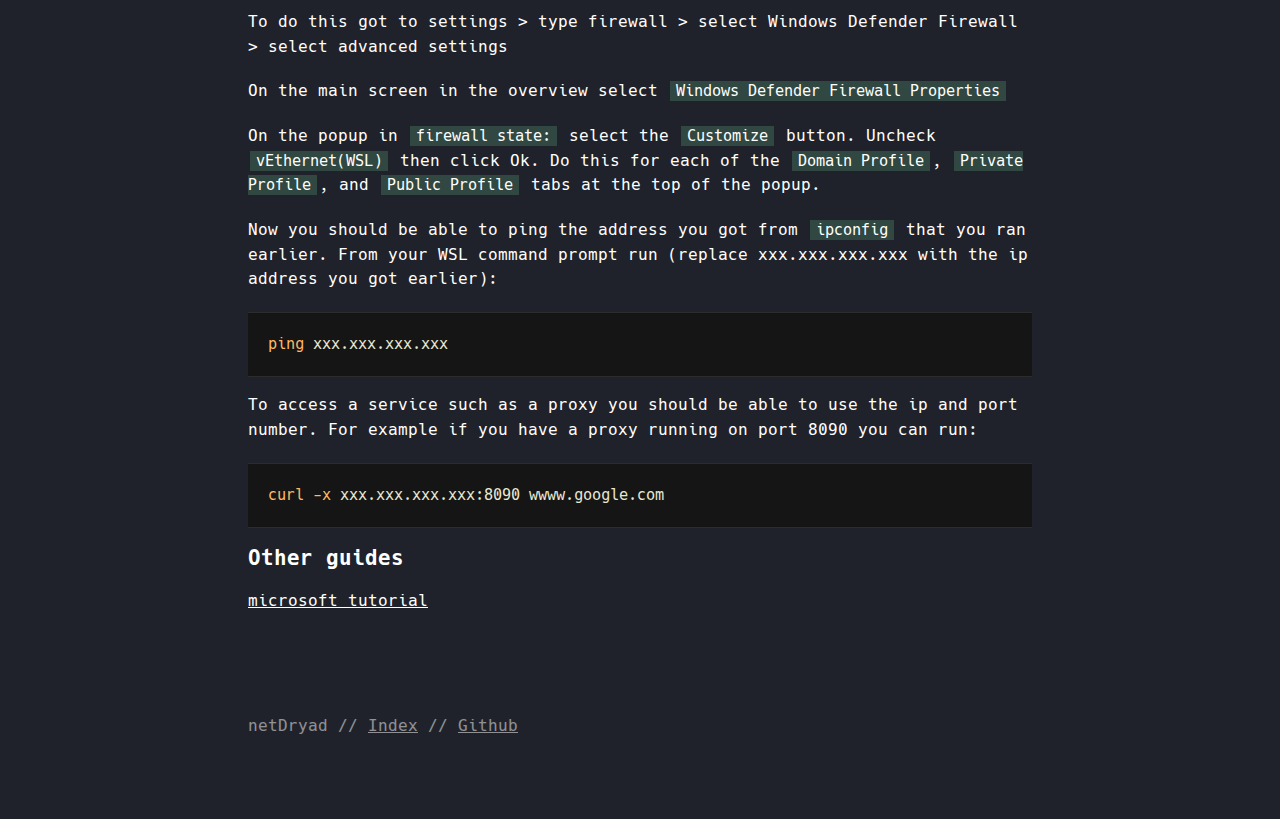
<file: wsl2/index.html>
<!DOCTYPE html>
<html lang="en">

<head>
    <title>netDryad</title>
    
<meta http-equiv="content-type" content="text/html; charset=utf-8">
<meta name="viewport" content="width=device-width, initial-scale=1.0, maximum-scale=1">
<meta name="robots" content="noodp" />

<link rel="stylesheet" href="https://netDryad.github.io/style.css">
<link rel="apple-touch-icon" sizes="180x180" href="https://netDryad.github.io/apple-touch-icon.png">
<link rel="icon" type="image/png" sizes="32x32" href="https://netDryad.github.io/favicon-32x32.png">
<link rel="icon" type="image/png" sizes="16x16" href="https://netDryad.github.io/favicon-16x16.png">
<link rel="manifest" href="https://netDryad.github.io/site.webmanifest">

    </head>

<body class="">
    <div class="container">
        
        <header class="header">
            <div class="header__inner">
                <div class="header__logo">
                    
                    <a href="https://netDryad.github.io" style="text-decoration: none;">
                        <div class="logo">
                            
                            netDryad
                            
                        </div>
                    </a>
                </div>
            </div>

            
            
            
        </header>
        

        <div class="content">
            
<div class="post">
    
    <h1 class="post-title"><a href="https://netDryad.github.io/wsl2/">WSL2</a></h1>
    <div class="post-meta-inline">
        
    <span class="post-date">
            2023-01-02
        </span>

    </div>

    

    
        <div class="post-content">
            <p>Setting up WSL(Windows Sublayer Linux) is pretty straightforward but there are a couple unintuitive features that crop up.</p>
<h1 id="requirements">Requirements</h1>
<p>Windows 10 version 2004 and higher (Build 19041 and higher) or Windows 11</p>
<h1 id="install">Install</h1>
<p>Open a <code>PowerShell</code> command prompt as <strong>administrator</strong>. Then run:</p>
<pre data-lang="PowerShell" style="background-color:#151515;color:#e8e8d3;" class="language-PowerShell "><code class="language-PowerShell" data-lang="PowerShell"><span>wsl --install -d &lt;Distribution Name&gt;
</span></code></pre>
<p>Replace <code>&lt;Distribution Name&gt;</code> with the distribution you would like to install. You can run <code>wsl -l -o</code> to see a list of ones available.</p>
<p>If you run <code>wsl --install</code> it'll install ubuntu for you by default.</p>
<p>If you want to change this default you can run <code>wsl -s &lt;DistributionName&gt;</code> to change the default distibution.</p>
<h1 id="windows-terminal">Windows Terminal</h1>
<p>This step is optional but windows terminal makes it easy to manage all of the different distributions you might use as well as use any other terminals such as PowerShell. </p>
<p>You can download it from the (windows app store)[https://apps.microsoft.com/store/detail/windows-terminal/9N0DX20HK701] or from (github releases)[https://github.com/microsoft/terminal/releases]</p>
<h1 id="networking-firewall">Networking &amp; Firewall</h1>
<p>This is this biggest issue with WSL2. It's not actually a windows sublayer but small virtual machine running on HyperV. This means that it has it's own virtual network. If you are running services on Windows you can't access directly with <code>localhost</code> like you could in WSL1. </p>
<p>In PowerShell run:</p>
<pre data-lang="PowerShell" style="background-color:#151515;color:#e8e8d3;" class="language-PowerShell "><code class="language-PowerShell" data-lang="PowerShell"><span>ipconfig
</span></code></pre>
<p>Near the bottom of the list you should see <code>Ethernet adapter vEthernet (WSL):</code> and the IPv4 Address. You can use this to connect to your windows services. </p>
<blockquote>
<p>Note that is IP can change when you restart.</p>
</blockquote>
<h2 id="firewall">Firewall</h2>
<p>To make the networking situation even more difficult Windows Defender or any other firewall you have installed treat WSL like an external network so you probably have to allow access of individual programs.</p>
<p>To do this got to settings &gt; type firewall &gt; select Windows Defender Firewall &gt; select advanced settings</p>
<p>On the main screen in the overview select <code>Windows Defender Firewall Properties</code></p>
<p>On the popup in <code>firewall state:</code> select the <code>Customize</code> button. Uncheck <code>vEthernet(WSL)</code> then click Ok. Do this for each of the <code>Domain Profile</code>, <code>Private Profile</code>, and <code>Public Profile</code> tabs at the top of the popup.</p>
<p>Now you should be able to ping the address you got from <code>ipconfig</code> that you ran earlier. From your WSL command prompt run (replace xxx.xxx.xxx.xxx with the ip address you got earlier):</p>
<pre data-lang="sh" style="background-color:#151515;color:#e8e8d3;" class="language-sh "><code class="language-sh" data-lang="sh"><span style="color:#ffb964;">ping</span><span> xxx.xxx.xxx.xxx
</span></code></pre>
<p>To access a service such as a proxy you should be able to use the ip and port number. For example if you have a proxy running on port 8090 you can run:</p>
<pre data-lang="sh" style="background-color:#151515;color:#e8e8d3;" class="language-sh "><code class="language-sh" data-lang="sh"><span style="color:#ffb964;">curl -x</span><span> xxx.xxx.xxx.xxx:8090 wwww.google.com
</span></code></pre>
<h2 id="other-guides">Other guides</h2>
<p><a href="https://learn.microsoft.com/en-us/windows/wsl/setup/environment">microsoft tutorial</a></p>

        </div>

</div>

        </div>

        
<footer class="footer">
    <div class="footer__inner">
        <div class="copyright">
            <span> netDryad // <a href="https:&#x2F;&#x2F;netDryad.github.io">Index</a> // <a
                    href="https://github.com/netDryad/">Github</a></span>
            </div>
        </div>
</footer>


    </div>
    </body>

</html>
</file>
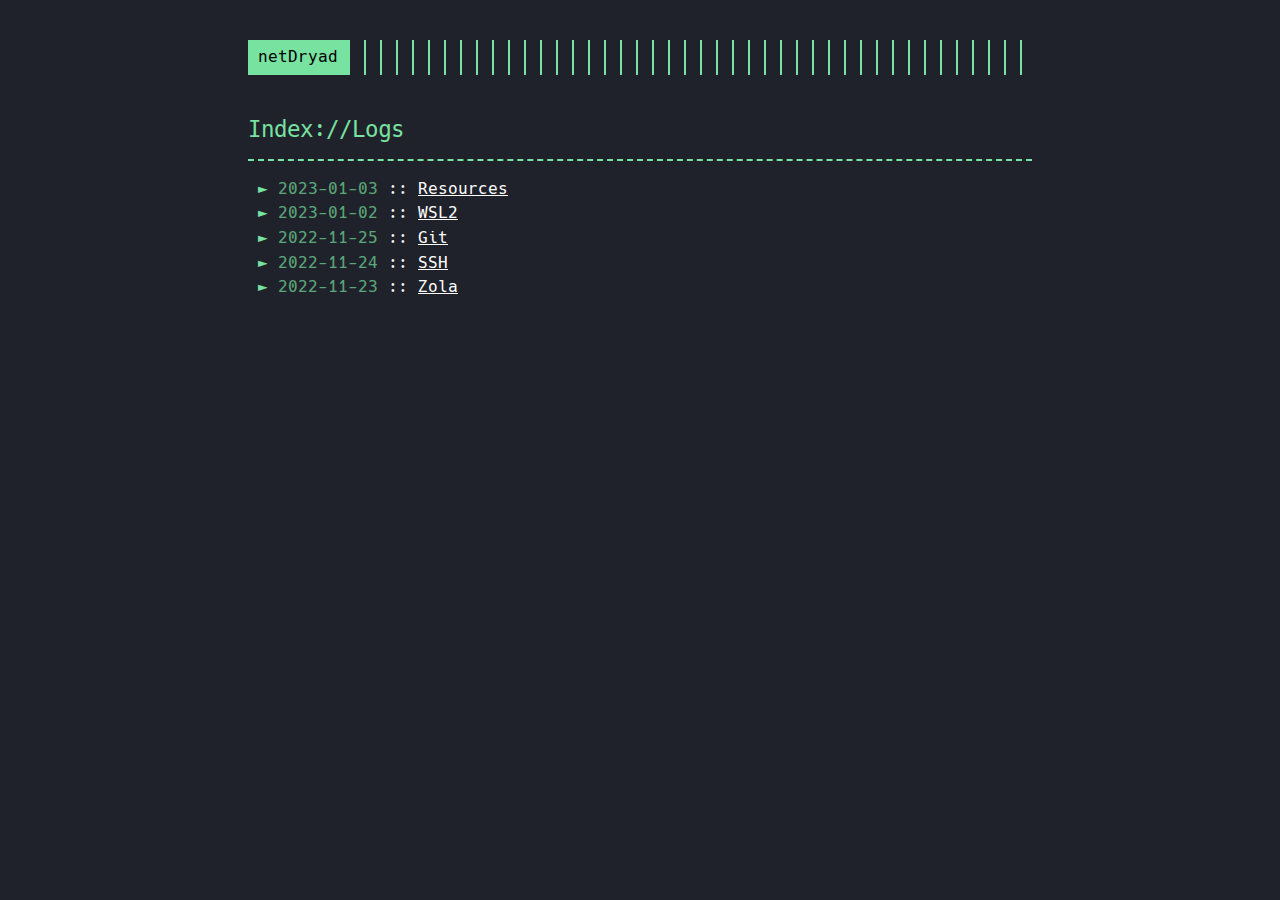
<file: page/1/index.html>
<!doctype html>
<meta charset="utf-8">
<link rel="canonical" href="https://netDryad.github.io/">
<meta http-equiv="refresh" content="0; url=https://netDryad.github.io/">
<title>Redirect</title>
<p><a href="https://netDryad.github.io/">Click here</a> to be redirected.</p>
</file>
